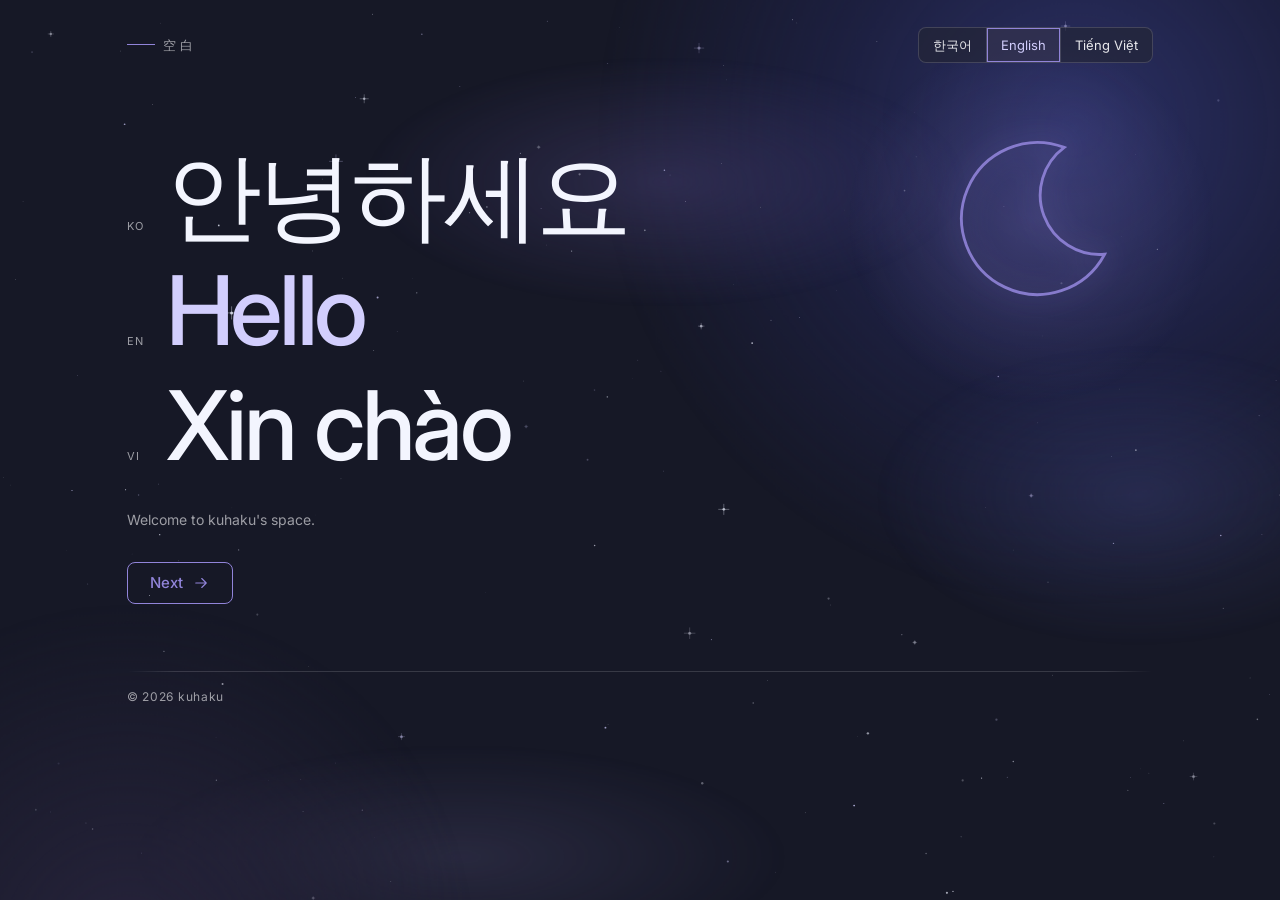
<file: index.html>
<!doctype html>
<html lang="ko">
<head>
<meta charset="utf-8">
<meta name="viewport" content="width=device-width, initial-scale=1, viewport-fit=cover">
<title>kuhaku 링크 모음</title>
<meta name="description" content="게임이랑 노는 걸 좋아하는 kuhaku의 링크 모음. 한국어 · English · Tiếng Việt">
<meta property="og:type" content="website">
<meta property="og:url" content="https://kuhakuhtk.github.io/-kuhaku/">
<meta property="og:title" content="kuhaku 링크 모음">
<meta property="og:description" content="같이 게임하고 놀아요! 링크 모음 · 메시지 남기기">
<meta property="og:image" content="https://kuhakuhtk.github.io/-kuhaku/og.png">
<meta property="og:image:width" content="1200">
<meta property="og:image:height" content="630">
<meta name="twitter:card" content="summary_large_image">
<meta name="theme-color" content="#161826">
<link rel="icon" href="data:image/svg+xml,%3Csvg xmlns=%22http://www.w3.org/2000/svg%22 viewBox=%220 0 64 64%22%3E%3Ccircle cx=%2232%22 cy=%2232%22 r=%2228%22 fill=%22%23fff1a8%22 stroke=%22%234a3550%22 stroke-width=%225%22/%3E%3Ccircle cx=%2223%22 cy=%2228%22 r=%223.5%22 fill=%22%234a3550%22/%3E%3Ccircle cx=%2241%22 cy=%2228%22 r=%223.5%22 fill=%22%234a3550%22/%3E%3Cellipse cx=%2216%22 cy=%2236%22 rx=%225%22 ry=%223.5%22 fill=%22%23ffb3d1%22/%3E%3Cellipse cx=%2248%22 cy=%2236%22 rx=%225%22 ry=%223.5%22 fill=%22%23ffb3d1%22/%3E%3Cpath d=%22M26 37a6 6 0 0 0 12 0%22 fill=%22none%22 stroke=%22%234a3550%22 stroke-width=%223%22 stroke-linecap=%22round%22/%3E%3C/svg%3E">
<link rel="preconnect" href="https://fonts.googleapis.com">
<link rel="preconnect" href="https://fonts.gstatic.com" crossorigin>
<link rel="stylesheet" href="https://fonts.googleapis.com/css2?family=Inter:wght@400;500;600;700&display=swap">
<!-- nocturne.css: 새 디자인 전체 (index.html 전용). style.css / flow.css 는 이 페이지에서 더 이상 쓰지 않아요. -->
<link rel="stylesheet" href="css/nocturne.css?v=20261115b">
</head>
<body>

<div class="sky" id="sky" aria-hidden="true">
  <div class="layer" style="--depth:14">
    <i class="aurora a1"></i><i class="aurora a2"></i><i class="aurora a3"></i>
  </div>
  <canvas class="stars" id="stars"></canvas>
  <div class="layer" style="--depth:34">
    <div class="moon-box"><svg class="moon" viewBox="0 0 40 40"><path d="M27 4.5A16 16 0 1 0 35.5 27 12.5 12.5 0 0 1 27 4.5z"/></svg></div>
  </div>
</div>

<main class="wrap">

  <div class="top">
    <span class="mark" aria-hidden="true">空白</span>
    <div class="lang" role="group" aria-label="Language">
      <button type="button" data-lang="ko" aria-pressed="true">한국어</button>
      <button type="button" data-lang="en" aria-pressed="false">English</button>
      <button type="button" data-lang="vi" aria-pressed="false">Tiếng Việt</button>
    </div>
  </div>

  <div class="stage" id="stage">

    <!-- 인사말: 세 언어로 -->
    <section class="screen hello" data-screen="hello" hidden>
      <h1 class="greets" data-focus tabindex="-1">
        <span class="greet" lang="ko" style="--g:0"><small aria-hidden="true">KO</small>안녕하세요</span>
        <span class="greet" lang="en" style="--g:1"><small aria-hidden="true">EN</small>Hello</span>
        <span class="greet" lang="vi" style="--g:2"><small aria-hidden="true">VI</small>Xin chào</span>
      </h1>
      <p class="ask-sub late" data-i18n="welcome">kuhaku의 공간에 오신 걸 환영해요.</p>
      <button class="btn btn-primary cta next late" type="button" data-next style="--l:1">
        <span data-i18n="next">다음</span>
        <svg viewBox="0 0 24 24" aria-hidden="true"><path d="M5 12h14M13 6l6 6-6 6"/></svg>
      </button>
    </section>

    <!-- 채팅 기능 소개 -->
    <section class="screen" data-screen="intro" hidden>
      <div class="ask-box" data-r>
        <p class="eyebrow" data-i18n="chatFab">대화하기</p>
        <h2 class="ask" data-i18n="introTitle" data-focus tabindex="-1">이 사이트에서는 kuhaku와 바로 대화할 수 있어요</h2>
        <p class="ask-sub" data-i18n="introSub">오른쪽 아래 ‘대화하기’를 누르고 메시지를 남겨 주세요.</p>
      </div>
      <div class="demo" data-r aria-hidden="true">
        <div class="chat-head">
          <span class="mini"></span>
          <div class="info">
            <strong>kuhaku</strong>
            <span class="status"><i class="dot"></i><span data-i18n="chatStatus">보통 하루 안에 답장해요</span></span>
          </div>
        </div>
        <div class="chat-body">
          <p class="msg bot" data-i18n="chatHello1" style="--at:0.6s">안녕하세요! kuhaku예요.</p>
          <div class="slot">
            <span class="typing"><i></i><i></i><i></i></span>
            <p class="msg bot" data-i18n="chatHello2" style="--at:2.2s">메시지를 남겨 주세요. 제가 확인하고 여기로 답장할게요!</p>
          </div>
          <p class="msg me" data-i18n="demoMe" style="--at:3.4s">안녕하세요! 같이 게임해요</p>
          <p class="chat-warn" data-i18n="privacy">개인정보(실명, 학교, 주소, 전화번호)는 보내지 마세요.</p>
        </div>
      </div>
      <button class="btn btn-primary cta next" type="button" data-next data-r>
        <span data-i18n="next">다음</span>
        <svg viewBox="0 0 24 24" aria-hidden="true"><path d="M5 12h14M13 6l6 6-6 6"/></svg>
      </button>
    </section>

    <!-- 설문 1 -->
    <section class="screen survey" data-screen="q1" data-q="gender" hidden>
      <div class="steps" data-r aria-hidden="true"><i class="on"></i><i></i><i></i></div>
      <div class="ask-box" data-r>
        <p class="eyebrow" data-i18n="svHello">들어가기 전에 3가지만 물어볼게요</p>
        <h2 class="ask" data-i18n="sv1" data-focus tabindex="-1">먼저, 성별을 알려 주세요</h2>
        <p class="ask-sub" data-i18n="svNote">익명으로 저장돼요. 이름은 묻지 않아요.</p>
      </div>
      <div class="choices" data-r>
        <button class="choice" type="button" data-answer="male"><span class="ico" aria-hidden="true"><svg viewBox="0 0 24 24"><circle cx="10" cy="14" r="5.5"/><path d="M14 10l6-6M15 4h5v5"/></svg></span><b data-i18n="gMale">남자</b></button>
        <button class="choice" type="button" data-answer="female"><span class="ico" aria-hidden="true"><svg viewBox="0 0 24 24"><circle cx="12" cy="9" r="5.5"/><path d="M12 14.5V22M8.5 18.5h7"/></svg></span><b data-i18n="gFemale">여자</b></button>
        <button class="choice" type="button" data-answer="other"><span class="ico" aria-hidden="true"><svg viewBox="0 0 24 24"><path d="M12 3c.7 5 2.9 7.3 9 9-6.1 1.7-8.3 4-9 9-.7-5-2.9-7.3-9-9 6.1-1.7 8.3-4 9-9z"/></svg></span><b data-i18n="gOther">기타</b></button>
        <button class="choice" type="button" data-answer="secret"><span class="ico" aria-hidden="true"><svg viewBox="0 0 24 24"><rect x="5" y="11" width="14" height="9" rx="2.5"/><path d="M8 11V8a4 4 0 0 1 8 0v3"/></svg></span><b data-i18n="secret">비밀이에요</b></button>
      </div>
    </section>

    <!-- 설문 2 -->
    <section class="screen survey" data-screen="q2" data-q="age" hidden>
      <div class="steps" data-r aria-hidden="true"><i class="on"></i><i class="on"></i><i></i></div>
      <div class="ask-box" data-r>
        <h2 class="ask" data-i18n="sv2" data-focus tabindex="-1">나이는 어떻게 되나요?</h2>
      </div>
      <div class="choices" data-r>
        <button class="choice" type="button" data-answer="u13"><span class="ico" aria-hidden="true">~13</span><b data-i18n="a1">13세 이하</b></button>
        <button class="choice" type="button" data-answer="14-16"><span class="ico" aria-hidden="true">14+</span><b data-i18n="a2">14~16세</b></button>
        <button class="choice" type="button" data-answer="17-19"><span class="ico" aria-hidden="true">17+</span><b data-i18n="a3">17~19세</b></button>
        <button class="choice" type="button" data-answer="20-24"><span class="ico" aria-hidden="true">20+</span><b data-i18n="a4">20~24세</b></button>
        <button class="choice" type="button" data-answer="25+"><span class="ico" aria-hidden="true">25+</span><b data-i18n="a5">25세 이상</b></button>
        <button class="choice" type="button" data-answer="secret"><span class="ico" aria-hidden="true"><svg viewBox="0 0 24 24"><rect x="5" y="11" width="14" height="9" rx="2.5"/><path d="M8 11V8a4 4 0 0 1 8 0v3"/></svg></span><b data-i18n="secret">비밀이에요</b></button>
      </div>
      <button class="back" type="button" data-prev data-r><svg viewBox="0 0 24 24" aria-hidden="true"><path d="M19 12H5M11 6l-6 6 6 6"/></svg><span data-i18n="svPrev">이전 질문</span></button>
    </section>

    <!-- 설문 3 -->
    <section class="screen survey" data-screen="q3" data-q="source" hidden>
      <div class="steps" data-r aria-hidden="true"><i class="on"></i><i class="on"></i><i class="on"></i></div>
      <div class="ask-box" data-r>
        <h2 class="ask" data-i18n="sv3" data-focus tabindex="-1">이 사이트를 어디서 알게 됐나요?</h2>
      </div>
      <div class="choices" data-r>
        <button class="choice" type="button" data-answer="discord"><span class="ico" aria-hidden="true"><svg viewBox="0 0 24 24"><path d="M7 8h10a4 4 0 0 1 4 4v1a3 3 0 0 1-5.4 1.8L14.5 14h-5l-1.1 0.8A3 3 0 0 1 3 13v-1a4 4 0 0 1 4-4z"/><path d="M8 10.5v3M6.5 12h3"/><circle cx="15.5" cy="11" r="0.6"/><circle cx="17.5" cy="13" r="0.6"/></svg></span><b>Discord</b></button>
        <button class="choice" type="button" data-answer="instagram"><span class="ico" aria-hidden="true"><svg viewBox="0 0 24 24"><rect x="3" y="3" width="18" height="18" rx="5"/><circle cx="12" cy="12" r="4"/><circle cx="17.5" cy="6.5" r="0.6"/></svg></span><b>Instagram</b></button>
        <button class="choice" type="button" data-answer="tiktok"><span class="ico" aria-hidden="true"><svg viewBox="0 0 24 24"><path d="M14 3v11.5a3.5 3.5 0 1 1-3.5-3.5"/><path d="M14 3c.4 2.6 2.2 4.4 5 4.6"/></svg></span><b>TikTok</b></button>
        <button class="choice" type="button" data-answer="facebook"><span class="ico" aria-hidden="true"><svg viewBox="0 0 24 24"><rect x="3" y="3" width="18" height="18" rx="5"/><path d="M15.5 8h-1.8A1.7 1.7 0 0 0 12 9.7V21M9.5 13h5"/></svg></span><b>Facebook</b></button>
        <button class="choice" type="button" data-answer="friend"><span class="ico" aria-hidden="true"><svg viewBox="0 0 24 24"><circle cx="9" cy="9" r="3.5"/><path d="M2.5 20a6.5 6.5 0 0 1 13 0"/><circle cx="17.5" cy="8" r="2.5"/><path d="M17 13.5a5 5 0 0 1 4.5 5"/></svg></span><b data-i18n="sFriend">친구가 알려 줬어요</b></button>
        <button class="choice" type="button" data-answer="other"><span class="ico" aria-hidden="true"><svg viewBox="0 0 24 24"><circle cx="6" cy="12" r="1.3"/><circle cx="12" cy="12" r="1.3"/><circle cx="18" cy="12" r="1.3"/></svg></span><b data-i18n="sOther">다른 곳에서</b></button>
      </div>
      <button class="back" type="button" data-prev data-r><svg viewBox="0 0 24 24" aria-hidden="true"><path d="M19 12H5M11 6l-6 6 6 6"/></svg><span data-i18n="svPrev">이전 질문</span></button>
    </section>

    <!-- 처음 화면 -->
    <section class="screen" data-screen="home" hidden>
      <header class="hero" data-r>
        <h1 class="title">kuhaku</h1>
        <p class="kana" data-i18n="kana">空白 · still struggling even when life is good</p>
      </header>

      <ul class="hobbies" data-r>
        <li class="tag tag-outline" data-i18n="tag1">게임</li>
        <li class="tag tag-outline" data-i18n="tag2">음악 듣기</li>
        <li class="tag tag-outline" data-i18n="tag4">애니 보기</li>
        <li class="tag tag-outline" data-i18n="tag5">산책</li>
      </ul>

      <div class="ask-box" data-r>
        <h2 class="ask" data-i18n="ask" data-focus tabindex="-1">무엇을 찾고 있나요?</h2>
        <p class="ask-sub" data-i18n="askSub">하나를 고르면 딱 맞는 곳으로 안내할게요.</p>
      </div>

      <nav class="choices" data-r>
        <a class="choice" href="#play"><span class="ico" aria-hidden="true"><svg viewBox="0 0 24 24"><path d="M7 8h10a4 4 0 0 1 4 4v1a3 3 0 0 1-5.4 1.8L14.5 14h-5l-1.1 0.8A3 3 0 0 1 3 13v-1a4 4 0 0 1 4-4z"/><path d="M8 10.5v3M6.5 12h3"/><circle cx="15.5" cy="11" r="0.6"/><circle cx="17.5" cy="13" r="0.6"/></svg></span><b data-i18n="qPlay">같이 게임하고 싶어요</b><svg class="go" viewBox="0 0 24 24" aria-hidden="true"><path d="M5 12h14M13 6l6 6-6 6"/></svg></a>
        <a class="choice" href="#watch"><span class="ico" aria-hidden="true"><svg viewBox="0 0 24 24"><rect x="3" y="5" width="18" height="14" rx="3"/><circle cx="9" cy="10" r="1.6"/><path d="M4 17l5-4 3.5 2.5L16 12l4 4"/></svg></span><b data-i18n="qWatch">사진이랑 영상을 보고 싶어요</b><svg class="go" viewBox="0 0 24 24" aria-hidden="true"><path d="M5 12h14M13 6l6 6-6 6"/></svg></a>
        <a class="choice" href="#music"><span class="ico" aria-hidden="true"><svg viewBox="0 0 24 24"><path d="M9 18V6l10-2v11"/><circle cx="6.5" cy="18" r="2.5"/><circle cx="16.5" cy="15" r="2.5"/></svg></span><b data-i18n="qMusic">무슨 노래를 듣는지 궁금해요</b><svg class="go" viewBox="0 0 24 24" aria-hidden="true"><path d="M5 12h14M13 6l6 6-6 6"/></svg></a>
        <a class="choice" href="#friend"><span class="ico" aria-hidden="true"><svg viewBox="0 0 24 24"><path d="M12 20s-7-4.4-7-9.6A3.9 3.9 0 0 1 12 8a3.9 3.9 0 0 1 7 2.4C19 15.6 12 20 12 20z"/></svg></span><b data-i18n="qFriend">친구가 되고 싶어요</b><svg class="go" viewBox="0 0 24 24" aria-hidden="true"><path d="M5 12h14M13 6l6 6-6 6"/></svg></a>
        <a class="choice" href="#talk"><span class="ico" aria-hidden="true"><svg viewBox="0 0 24 24"><path d="M5 5h14a2 2 0 0 1 2 2v8a2 2 0 0 1-2 2h-7l-5 4v-4H5a2 2 0 0 1-2-2V7a2 2 0 0 1 2-2z"/></svg></span><b data-i18n="qTalk">의견이나 아이디어를 전하고 싶어요</b><svg class="go" viewBox="0 0 24 24" aria-hidden="true"><path d="M5 12h14M13 6l6 6-6 6"/></svg></a>
        <a class="choice" href="#all"><span class="ico" aria-hidden="true"><svg viewBox="0 0 24 24"><rect x="4" y="4" width="6.5" height="6.5" rx="1.5"/><rect x="13.5" y="4" width="6.5" height="6.5" rx="1.5"/><rect x="4" y="13.5" width="6.5" height="6.5" rx="1.5"/><rect x="13.5" y="13.5" width="6.5" height="6.5" rx="1.5"/></svg></span><b data-i18n="qAll">전부 다 보고 싶어요</b><svg class="go" viewBox="0 0 24 24" aria-hidden="true"><path d="M5 12h14M13 6l6 6-6 6"/></svg></a>
      </nav>
    </section>

    <!-- 답 화면들 -->
    <section class="screen" data-screen="play" hidden>
      <a class="back" href="#home" data-r><svg viewBox="0 0 24 24" aria-hidden="true"><path d="M19 12H5M11 6l-6 6 6 6"/></svg><span data-i18n="back">처음으로</span></a>
      <p class="you" data-i18n="qPlay" data-r>같이 게임하고 싶어요</p>
      <div class="reply" data-r>
        <span class="who">kuhaku</span>
        <p class="answer" data-i18n="aPlay" data-focus tabindex="-1">좋아요! 디스코드로 놀러 오거나, 발로란트 전적을 구경해 보세요.</p>
      </div>
      <nav class="dests" data-links="discord valorant" data-r></nav>
    </section>

    <section class="screen" data-screen="watch" hidden>
      <a class="back" href="#home" data-r><svg viewBox="0 0 24 24" aria-hidden="true"><path d="M19 12H5M11 6l-6 6 6 6"/></svg><span data-i18n="back">처음으로</span></a>
      <p class="you" data-i18n="qWatch" data-r>사진이랑 영상을 보고 싶어요</p>
      <div class="reply" data-r>
        <span class="who">kuhaku</span>
        <p class="answer" data-i18n="aWatch" data-focus tabindex="-1">일상 사진은 인스타그램에, 짧은 영상은 틱톡에 올려요.</p>
      </div>
      <nav class="dests" data-links="instagram tiktok" data-r></nav>
    </section>

    <section class="screen" data-screen="music" hidden>
      <a class="back" href="#home" data-r><svg viewBox="0 0 24 24" aria-hidden="true"><path d="M19 12H5M11 6l-6 6 6 6"/></svg><span data-i18n="back">처음으로</span></a>
      <p class="you" data-i18n="qMusic" data-r>무슨 노래를 듣는지 궁금해요</p>
      <div class="reply" data-r>
        <span class="who">kuhaku</span>
        <p class="answer" data-i18n="aMusic" data-focus tabindex="-1">요즘은 이 노래를 제일 많이 들어요. 더 궁금하면 스포티파이로!</p>
      </div>
      <div class="player" data-r>
        <iframe src="https://open.spotify.com/embed/track/6wq6BNDo3dLlmJ09VM7RG3?utm_source=generator&amp;theme=0"
                title="Spotify" width="100%" height="152" loading="lazy"
                allow="autoplay; clipboard-write; encrypted-media; fullscreen; picture-in-picture"></iframe>
      </div>
      <nav class="dests" data-links="spotify" data-r></nav>
    </section>

    <section class="screen" data-screen="friend" hidden>
      <a class="back" href="#home" data-r><svg viewBox="0 0 24 24" aria-hidden="true"><path d="M19 12H5M11 6l-6 6 6 6"/></svg><span data-i18n="back">처음으로</span></a>
      <p class="you" data-i18n="qFriend" data-r>친구가 되고 싶어요</p>
      <div class="reply" data-r>
        <span class="who">kuhaku</span>
        <p class="answer" data-i18n="aFriend" data-focus tabindex="-1">반가워요! 편한 곳에서 친구 추가해 주세요.</p>
      </div>
      <nav class="dests" data-links="facebook instagram discord" data-r></nav>
    </section>

    <section class="screen" data-screen="talk" hidden>
      <a class="back" href="#home" data-r><svg viewBox="0 0 24 24" aria-hidden="true"><path d="M19 12H5M11 6l-6 6 6 6"/></svg><span data-i18n="back">처음으로</span></a>
      <p class="you" data-i18n="qTalk" data-r>의견이나 아이디어를 전하고 싶어요</p>
      <div class="reply" data-r>
        <span class="who">kuhaku</span>
        <p class="answer" data-i18n="bio" data-focus tabindex="-1">이 페이지에 대한 의견이나 좋은 아이디어가 있으면 언제든 메시지 보내 주세요!</p>
      </div>
      <button class="btn btn-primary cta" type="button" data-open-chat data-r>
        <svg viewBox="0 0 24 24" aria-hidden="true"><path d="M5 5h14a2 2 0 0 1 2 2v8a2 2 0 0 1-2 2h-7l-5 4v-4H5a2 2 0 0 1-2-2V7a2 2 0 0 1 2-2z"/></svg>
        <span data-i18n="openChat">메시지 보내기</span>
      </button>
    </section>

    <section class="screen" data-screen="all" hidden>
      <a class="back" href="#home" data-r><svg viewBox="0 0 24 24" aria-hidden="true"><path d="M19 12H5M11 6l-6 6 6 6"/></svg><span data-i18n="back">처음으로</span></a>
      <p class="you" data-i18n="qAll" data-r>전부 다 보고 싶어요</p>
      <div class="reply" data-r>
        <span class="who">kuhaku</span>
        <p class="answer" data-i18n="aAll" data-focus tabindex="-1">여기 전부 모아 뒀어요. 마음 가는 곳으로!</p>
      </div>
      <nav class="dests" data-links="discord valorant instagram tiktok spotify facebook" data-r></nav>
    </section>

  </div>

  <footer>© 2026 kuhaku</footer>
</main>

<div class="toast" id="toast" role="status" aria-live="polite"></div>

<!-- 대화창
     방문자가 보낸 메시지는 Firebase에 저장되고, 나는 admin.html 에서 읽고 답장해요. -->
<button class="chat-fab" id="chatFab" type="button" aria-expanded="false" aria-controls="chat">
  <span class="mini" aria-hidden="true"></span>
  <span data-i18n="chatFab">대화하기</span>
</button>

<section class="chat" id="chat" hidden aria-labelledby="chatName">
  <header class="chat-head">
    <span class="mini" aria-hidden="true"></span>
    <div class="info">
      <strong id="chatName">kuhaku</strong>
      <span class="status"><i class="dot" aria-hidden="true"></i><span data-i18n="chatStatus">보통 하루 안에 답장해요</span></span>
    </div>
    <button class="btn btn-icon chat-close" id="chatClose" type="button" data-i18n-aria="chatClose" aria-label="닫기">✕</button>
  </header>

  <div class="chat-body" id="chatBody" aria-live="polite">
    <p class="msg bot" data-i18n="chatHello1">안녕하세요! kuhaku예요.</p>
    <p class="msg bot" data-i18n="chatHello2">메시지를 남겨 주세요. 제가 확인하고 여기로 답장할게요!</p>
    <p class="chat-warn" data-i18n="privacy">개인정보(실명, 학교, 주소, 전화번호)는 보내지 마세요.</p>
    <p class="chat-note" id="chatNote" data-i18n="chatConnecting">연결하는 중…</p>
    <p class="chat-note" id="chatMe" hidden>
      <span id="chatMeText"></span> ·
      <button type="button" class="link-btn" id="chatRename" data-i18n="rename">바꾸기</button> ·
      <button type="button" class="link-btn" id="chatEnd" data-i18n="endChat">대화 끝내기</button>
    </p>
    <p class="chat-note" id="endConfirm" hidden>
      <span data-i18n="endAsk">이 기기에서 대화가 사라지고 새로 시작해요. 보낸 메시지는 kuhaku에게 남아요.</span><br>
      <button type="button" class="link-btn" id="endYes" data-i18n="endYes">끝내기</button> ·
      <button type="button" class="link-btn" id="endNo" data-i18n="endNo">취소</button>
    </p>
    <div id="chatList" style="display:contents"></div>
  </div>

  <!-- 닉네임 정하기 (처음 한 번, 로그인처럼) -->
  <form class="chat-form" id="joinForm" autocomplete="off" hidden>
    <input class="input" id="joinInput" type="text" maxlength="20" data-i18n-ph="joinPlaceholder" placeholder="닉네임 (최대 20자)" aria-label="닉네임">
    <button class="btn btn-primary" type="submit" data-i18n="joinBtn">시작하기</button>
  </form>

  <!-- 메시지 보내기 -->
  <form class="chat-form" id="chatForm" autocomplete="off">
    <input class="input" id="chatInput" type="text" maxlength="500" data-i18n-ph="chatPlaceholder" placeholder="메시지 입력…" aria-label="메시지" disabled>
    <button class="btn btn-primary" type="submit" id="chatSend" data-i18n="chatSend" disabled>보내기</button>
  </form>
</section>

<!-- 배경 → 번역 → 화면 전환과 효과 (일반 스크립트) -->
<script src="js/bg.js?v=20261115b"></script>
<script src="js/i18n.js?v=20261115"></script>
<script src="js/flow.js?v=20261115"></script>
<!-- 실시간 채팅 / 설문 답 저장 (Firebase) -->
<script type="module" src="js/chat.js?v=20261115"></script>
<script type="module" src="js/survey.js?v=20261115"></script>
</body>
</html>
</file>
<file: css/nocturne.css>
/* ===== kuhaku 링크 모음 — Nocturne 디자인 (index.html 전용) =====
   색·글꼴·간격을 바꾸고 싶으면 바로 아래 :root 의 값만 고치면 돼요. */
:root {
  --color-bg: #161826;
  --color-surface: #232532;
  --color-text: #e9e9ed;
  --color-accent: #9184d9;
  --color-divider: color-mix(in srgb, #e9e9ed 16%, transparent);

  --color-neutral-100: #f3f5fe; --color-neutral-200: #e4e7f5; --color-neutral-300: #cfd3e5;
  --color-neutral-400: #b2b6ca; --color-neutral-500: #9397ab; --color-neutral-600: #75798c;
  --color-neutral-700: #595d6c; --color-neutral-800: #3f424d; --color-neutral-900: #292b31;

  --color-accent-100: #f5f4ff; --color-accent-200: #e7e5fe; --color-accent-300: #d2cefd;
  --color-accent-400: #b5abfc; --color-accent-500: #968ae0; --color-accent-600: #796cbf;
  --color-accent-700: #5d5294; --color-accent-800: #423a6a; --color-accent-900: #2b2741;
  --color-accent-2-700: #5c5783;

  --color-section: #262a60; --color-section-glow: #353b80; --color-section-ghost: #4c5397;

  --font-heading: "Inter", system-ui, -apple-system, "Apple SD Gothic Neo", "Malgun Gothic", sans-serif;
  --font-heading-weight: 500;
  --font-body: "Inter", system-ui, -apple-system, "Apple SD Gothic Neo", "Malgun Gothic", sans-serif;

  --space-1: 2.8px; --space-2: 5.6px; --space-3: 8.4px; --space-4: 11.2px; --space-6: 16.8px; --space-8: 22.4px;
  --radius-sm: 4px; --radius-md: 8px; --radius-lg: 14px;

  --shadow-sm: 0 0 0 1px #3f424d;
  --shadow-md: 0 0 0 1px #595d6c, 0 6px 18px rgba(0,0,0,0.55);
  --shadow-lg: 0 0 0 1px #9397ab, 0 16px 40px rgba(0,0,0,0.65);
}

/* ===== 기본 ===== */
*, *::before, *::after { box-sizing: border-box; }
body { margin: 0; background: var(--color-bg); color: var(--color-text); font-family: var(--font-body); font-size: 15px; line-height: 1.55; font-weight: 400; -webkit-text-size-adjust: 100%; }
h1, h2, h3 { font-family: var(--font-heading); font-weight: var(--font-heading-weight); line-height: 1.12; letter-spacing: -0.015em; margin: 0 0 var(--space-2); }
p { margin: 0 0 var(--space-3); }
a { color: var(--color-accent); text-underline-offset: 3px; }
:focus { outline: none; }
:focus-visible { outline: 2px solid var(--color-accent); outline-offset: 2px; }
::selection { background: color-mix(in srgb, var(--color-accent) 30%, transparent); }

/* 버튼 · 입력칸 · 태그 */
.btn { display: inline-flex; align-items: center; justify-content: center; gap: 6px; cursor: pointer; text-decoration: none; font-family: var(--font-heading); font-weight: var(--font-heading-weight); font-size: 14px; line-height: 1.2; color: var(--color-text); background: transparent; border: 1px solid transparent; padding: var(--space-2) calc(var(--space-3) * 1.2); border-radius: var(--radius-md); }
.btn svg { display: block; }
.btn:disabled { opacity: 0.45; cursor: not-allowed; }
.btn-primary { color: var(--color-accent); border-color: var(--color-accent); }
.btn-primary:hover { background: color-mix(in srgb, var(--color-accent) 12%, transparent); }
.btn-primary:active { background: color-mix(in srgb, var(--color-accent) 22%, transparent); }
.btn-icon { width: 36px; height: 36px; padding: 0; }
.input { width: 100%; min-height: 36px; padding: 6px 10px; font: inherit; font-size: 14px; color: var(--color-text); caret-color: var(--color-accent); background: var(--color-surface); border: 1px solid var(--color-divider); border-radius: var(--radius-md); }
.input:hover { border-color: color-mix(in srgb, var(--color-text) 45%, transparent); }
.input:focus-visible { border-color: var(--color-accent); outline-offset: 0; }
.tag { display: inline-flex; align-items: center; font-size: 11px; letter-spacing: 0.02em; padding: 3px 10px; border-radius: calc(var(--radius-md) * 0.75); }
.tag-outline { border: 1px solid var(--color-accent); color: var(--color-accent); }

/* ===== 화면 디자인 ===== */
  /* kuhaku 링크 모음 — Nocturne 리디자인. 색·글꼴·간격은 모두 styles.css 의 변수에서 가져와요. */
  :root {
    --muted: color-mix(in srgb, var(--color-text) 64%, transparent);
    --rule: linear-gradient(to right, transparent, var(--color-divider) 48px, var(--color-divider) calc(100% - 48px), transparent);
    --ease: cubic-bezier(0.2, 0.8, 0.2, 1);
    --gutter: clamp(20px, 6vw, 88px);
  }
  html { scroll-behavior: smooth; }
  body { min-height: 100vh; overflow-x: hidden; }
  [hidden] { display: none !important; }

  /* 배경: 채도 낮은 바탕 위에 부드러운 빛 하나와 초승달 선 */
  .sky { position: fixed; inset: 0; z-index: 0; pointer-events: none; overflow: hidden; }
  .sky::before, .sky::after { will-change: transform; }
  .sky::before {
    content: ""; position: absolute; top: -30vmax; right: -24vmax; width: 80vmax; height: 80vmax; border-radius: 50%;
    background: radial-gradient(circle, color-mix(in srgb, var(--color-section-glow) 70%, transparent) 0%, color-mix(in srgb, var(--color-section) 45%, transparent) 34%, transparent 66%);
  }
  .sky::after {
    content: ""; position: absolute; left: -20vmax; bottom: -34vmax; width: 60vmax; height: 60vmax; border-radius: 50%;
    background: radial-gradient(circle, color-mix(in srgb, var(--color-accent-900) 80%, transparent), transparent 64%);
  }
  .layer { position: absolute; inset: 0; transform: translate3d(calc(var(--px, 0) * var(--depth, 0) * -1px), calc(var(--py, 0) * var(--depth, 0) * -1px), 0); transition: transform 1.1s var(--ease); }
  .aurora { position: absolute; border-radius: 50%; opacity: 0.45; will-change: transform; /* blur·mix-blend 는 매 프레임 다시 그려서 랙의 원인이라 뺐어요 (그라디언트가 이미 부드러워요) */ }
  .aurora.a1 { top: 6%; left: 28%; width: 48vmax; height: 20vmax; background: radial-gradient(ellipse, color-mix(in srgb, var(--color-accent-700) 75%, transparent), transparent 70%); }
  .aurora.a2 { top: 38%; right: -10%; width: 42vmax; height: 24vmax; background: radial-gradient(ellipse, color-mix(in srgb, var(--color-section-ghost) 65%, transparent), transparent 70%); }
  .aurora.a3 { bottom: -8%; left: 10%; width: 52vmax; height: 18vmax; background: radial-gradient(ellipse, color-mix(in srgb, var(--color-accent-2-700) 60%, transparent), transparent 70%); }
  .stars { position: absolute; inset: 0; width: 100%; height: 100%; }
  .moon-box { position: absolute; top: clamp(72px, 14vh, 150px); right: clamp(24px, 12vw, 190px); width: clamp(90px, 15vw, 190px); }
  .moon-box::before { content: ""; position: absolute; inset: -60%; border-radius: 50%; background: radial-gradient(circle, color-mix(in srgb, var(--color-accent) 22%, transparent), transparent 62%); }
  .moon { display: block; width: 100%; height: auto; fill: none; stroke: var(--color-accent); stroke-width: 0.6; filter: drop-shadow(0 0 14px color-mix(in srgb, var(--color-accent) 60%, transparent)); opacity: 0.9; }

  .wrap { position: relative; z-index: 1; max-width: 1180px; margin: 0 auto; padding: calc(var(--space-8) * 1.2) var(--gutter) 140px; }

  /* 위쪽 줄: 표식 + 언어 선택 */
  .top { display: flex; align-items: center; justify-content: space-between; gap: var(--space-6); margin-bottom: clamp(40px, 9vh, 96px); }
  .mark { display: inline-flex; align-items: center; gap: var(--space-3); font-size: 13px; letter-spacing: 0.32em; color: var(--muted); }
  .mark::before { content: ""; width: 28px; height: 1px; background: var(--color-accent); }
  .lang { display: inline-flex; border: 1px solid var(--color-divider); border-radius: var(--radius-md); overflow: hidden; background: color-mix(in srgb, var(--color-surface) 60%, transparent); }
  .lang button { font: inherit; font-size: 13px; color: var(--color-text); background: transparent; border: 0; padding: 7px 14px; cursor: pointer; }
  .lang button + button { border-left: 1px solid var(--color-divider); }
  .lang button:hover { background: color-mix(in srgb, var(--color-text) 7%, transparent); }
  .lang button[aria-pressed="true"] { color: var(--color-accent-300); box-shadow: inset 0 0 0 1px var(--color-accent); background: color-mix(in srgb, var(--color-accent) 10%, transparent); }
  .lang button:focus-visible { outline-offset: -2px; }

  /* 화면: 왼쪽에 붙고 오른쪽은 비워 둬요 */
  .stage { max-width: 660px; }
  .screen { display: flex; flex-direction: column; gap: calc(var(--space-8) * 1.4); }
  .title span { display: inline-block; }
  .typing { display: none; }
  @media (prefers-reduced-motion: no-preference) {
    /* 화면이 나타날 때: 차례로 떠오르고, 사라질 때: 흐려지며 올라가요 */
    .screen.is-in [data-r] { animation: rise 0.8s var(--ease) backwards; animation-delay: calc(var(--i, 0) * 70ms + 40ms); }
    @keyframes rise { from { opacity: 0; transform: translateY(22px); filter: blur(6px); } }
    .screen.is-out { animation: leave 0.24s ease-in forwards; pointer-events: none; }
    @keyframes leave { to { opacity: 0; transform: translateY(-14px); filter: blur(8px); } }

    /* 인사말: 세 언어가 한 줄씩 나타나요 */
    .screen.is-in .greet { animation: greet 1.2s var(--ease) backwards; animation-delay: calc(var(--g) * 0.85s + 0.2s); }
    @keyframes greet { from { opacity: 0; transform: translateY(34px); filter: blur(14px); letter-spacing: 0.12em; } }
    .screen.is-in .greet small { animation: fade 0.8s ease backwards; animation-delay: calc(var(--g) * 0.85s + 0.7s); }
    .screen.is-in .late { animation: rise 0.9s var(--ease) backwards; animation-delay: calc(var(--l, 0) * 0.25s + 3s); }
    @keyframes fade { from { opacity: 0; } }

    /* 이름: 한 글자씩 떠올라요 */
    .screen.is-in .title span { animation: letter 1s var(--ease) backwards; animation-delay: calc(var(--i) * 80ms + 100ms); }
    @keyframes letter { from { opacity: 0; transform: translateY(40px) rotate(6deg); filter: blur(10px); } }

    /* 채팅 소개: 말풍선이 차례로 도착해요 */
    .screen.is-in .demo .msg { animation: pop 0.5s var(--ease) backwards; animation-delay: var(--at); transform-origin: left bottom; }
    .screen.is-in .demo .msg.me { transform-origin: right bottom; }
    .screen.is-in .demo .chat-warn { animation: fade 0.8s ease backwards; animation-delay: 4.1s; }
    @keyframes pop { from { opacity: 0; transform: translateY(10px) scale(0.9); } }
    .typing { display: inline-flex; opacity: 0; }
    .screen.is-in .typing { animation: typing-show 1.1s ease 1.1s both; }
    @keyframes typing-show { 0%, 100% { opacity: 0; } 15%, 85% { opacity: 1; } }
    .typing i { animation: bounce 0.9s ease-in-out infinite; }
    .typing i:nth-child(2) { animation-delay: 0.15s; }
    .typing i:nth-child(3) { animation-delay: 0.3s; }
    @keyframes bounce { 30% { transform: translateY(-4px); opacity: 1; } }

    /* 배경: 달은 천천히 떠 있고, 빛은 느리게 흘러요 */
    .moon { animation: float 9s ease-in-out infinite alternate; }
    .moon-box::before { animation: halo 6s ease-in-out infinite alternate; }
    @keyframes halo { from { opacity: 0.45; transform: scale(0.85); } to { opacity: 1; transform: scale(1.1); } }
    /* 오로라: 빛 띠가 느리게 일렁여요 */
    .aurora { animation: wave 24s ease-in-out infinite alternate; }
    .aurora.a2 { animation-duration: 30s; animation-delay: -9s; animation-direction: alternate-reverse; }
    .aurora.a3 { animation-duration: 36s; animation-delay: -17s; }
    @keyframes wave {
      0%   { transform: translate3d(-4vmax, 1vmax, 0) rotate(-9deg) scale(1, 1); opacity: 0.3; }
      50%  { transform: translate3d(5vmax, -3vmax, 0) rotate(6deg) scale(1.25, 0.8); opacity: 0.6; }
      100% { transform: translate3d(-2vmax, 4vmax, 0) rotate(-3deg) scale(0.9, 1.25); opacity: 0.4; }
    }
    @keyframes float { to { transform: translateY(-14px) rotate(-4deg); } }
    .sky::before { animation: drift 28s ease-in-out infinite alternate; }
    .sky::after { animation: drift 36s ease-in-out infinite alternate-reverse; }
    @keyframes drift { to { transform: translate3d(-6vmax, 5vmax, 0) scale(1.15); } }

    /* 대화하기 버튼: 채팅 소개 화면에서 빛 고리가 퍼져요 */
    body[data-screen="intro"] .chat-fab::after { content: ""; position: absolute; inset: -1px; border-radius: inherit; border: 1px solid var(--color-accent); animation: ring 1.8s ease-out infinite; pointer-events: none; }
    @keyframes ring { to { transform: scale(1.35, 1.9); opacity: 0; } }
    .hobbies li { animation: bob 5s ease-in-out infinite; animation-delay: calc(var(--n, 0) * -1.2s); }
    @keyframes bob { 50% { transform: translateY(-4px); } }
  }
  .hobbies li:nth-child(2) { --n: 1; } .hobbies li:nth-child(3) { --n: 2; } .hobbies li:nth-child(4) { --n: 3; }
  body[data-screen="hello"] .chat-fab { display: none; }

  /* 인사말 화면 */
  .greets { display: flex; flex-direction: column; gap: var(--space-4); margin: 0; outline: none; }
  .greet { display: flex; align-items: baseline; gap: var(--space-6); font-size: clamp(44px, 9.5vw, 96px); line-height: 1.08; letter-spacing: -0.035em; color: var(--color-neutral-100); }
  .greet:nth-child(2) { color: var(--color-accent-300); }
  .greet small { flex: none; width: 22px; font-size: 11px; font-weight: 400; letter-spacing: 0.14em; color: var(--muted); }
  .next svg { transition: transform 0.3s var(--ease); }
  .next:hover svg { transform: translateX(4px); }

  /* 채팅 소개 화면의 미리보기 */
  .demo { display: flex; flex-direction: column; max-width: 420px; background: color-mix(in srgb, var(--color-surface) 88%, transparent); border-radius: var(--radius-lg); box-shadow: var(--shadow-md); overflow: hidden; }
  .demo .chat-body { flex: none; overflow: visible; }
  .slot { position: relative; align-self: stretch; display: flex; }
  .typing { position: absolute; left: 0; top: 0; align-items: center; gap: 4px; padding: var(--space-4); background: var(--color-neutral-900); border-radius: var(--radius-lg); border-bottom-left-radius: var(--radius-sm); }
  .typing i { width: 5px; height: 5px; border-radius: 50%; background: var(--color-neutral-300); opacity: 0.6; }

  /* 이름 */
  .hero { display: flex; flex-direction: column; gap: var(--space-4); }
  .title { margin: 0 0 0 -0.045em; font-size: clamp(72px, 15vw, 148px); line-height: 0.92; letter-spacing: -0.055em; color: var(--color-neutral-100); text-shadow: 0 0 60px color-mix(in srgb, var(--color-accent) 35%, transparent); }
  .kana { margin: 0; font-size: 14px; letter-spacing: 0.12em; color: var(--muted); }
  .hobbies { display: flex; flex-wrap: wrap; gap: var(--space-2); list-style: none; margin: 0; padding: 0; }
  .hobbies .tag { font-size: 12px; padding: 4px 12px; }

  /* 질문 */
  .ask-box { display: flex; flex-direction: column; gap: var(--space-2); }
  .eyebrow { margin: 0; font-size: 12px; letter-spacing: 0.1em; color: var(--color-accent-300); }
  .ask { margin: 0; font-size: clamp(26px, 4.6vw, 34px); line-height: 1.25; text-wrap: balance; }
  .ask-sub { margin: 0; color: var(--muted); font-size: 14px; }

  /* 고르기 줄 */
  .choices { display: flex; flex-direction: column; counter-reset: row; background: var(--rule) no-repeat top / 100% 1px; }
  .choice {
    counter-increment: row; position: relative; display: grid; grid-template-columns: 34px 28px 1fr 22px; align-items: center; gap: var(--space-4);
    width: 100%; padding: calc(var(--space-6) * 1.05) var(--space-4); font: inherit; font-size: 17px; text-align: left; color: var(--color-text); text-decoration: none;
    background: var(--rule) no-repeat bottom / 100% 1px; border: 0; border-radius: var(--radius-md); cursor: pointer; transition: background-color 0.25s, color 0.25s;
  }
  .choice::before { content: counter(row, decimal-leading-zero); font-size: 11px; letter-spacing: 0.1em; font-variant-numeric: tabular-nums; color: var(--muted); }
  .choice b { font-weight: 500; }
  .ico { display: grid; place-items: center; width: 28px; height: 28px; font-size: 11px; font-weight: 600; letter-spacing: 0.02em; color: var(--color-accent); }
  .ico svg, .go, .back svg, .cta svg { width: 22px; height: 22px; fill: none; stroke: currentColor; stroke-width: 1.5; stroke-linecap: round; stroke-linejoin: round; }
  .go { color: var(--muted); transition: transform 0.3s var(--ease), color 0.25s; }
  .choice:hover { background-color: color-mix(in srgb, var(--color-accent) 9%, transparent); color: var(--color-accent-200); }
  .choice:active { background-color: color-mix(in srgb, var(--color-accent) 18%, transparent); }
  .choice:hover .go { transform: translateX(5px); color: var(--color-accent-400); }
  /* 올리면 강조색 선이 왼쪽에서 그어져요 */
  .choice::after { content: ""; position: absolute; left: 0; right: 0; bottom: 0; height: 1px; background: linear-gradient(to right, var(--color-accent), transparent); transform: scaleX(0); transform-origin: left; transition: transform 0.5s var(--ease); }
  .choice:hover::after, .choice:focus-visible::after { transform: scaleX(1); }

  /* 설문 단계 */
  .steps { display: flex; gap: var(--space-2); }
  .steps i { width: 36px; height: 2px; background: var(--color-neutral-800); }
  .steps i.on { background: var(--color-accent); box-shadow: 0 0 10px color-mix(in srgb, var(--color-accent) 70%, transparent); }

  /* 답 화면 */
  .back { align-self: flex-start; display: inline-flex; align-items: center; gap: var(--space-2); font: inherit; font-size: 13px; color: var(--color-accent-300); text-decoration: none; background: transparent; border: 0; border-radius: var(--radius-md); padding: var(--space-2) var(--space-3) var(--space-2) var(--space-1); cursor: pointer; }
  .back svg { width: 18px; height: 18px; }
  .back:hover { background: color-mix(in srgb, var(--color-accent) 10%, transparent); }
  .you { margin: 0; padding-left: var(--space-4); border-left: 2px solid var(--color-accent); color: var(--muted); font-size: 15px; }
  .reply { display: flex; flex-direction: column; gap: var(--space-3); }
  .who { font-size: 11px; letter-spacing: 0.14em; text-transform: uppercase; color: var(--color-accent-300); }
  .answer { margin: 0; font-family: var(--font-heading); font-weight: var(--font-heading-weight); font-size: clamp(22px, 3.6vw, 28px); line-height: 1.4; letter-spacing: -0.01em; text-wrap: pretty; }
  .dests { display: grid; grid-template-columns: repeat(2, minmax(0, 1fr)); gap: var(--space-4); }
  .dest { display: grid; grid-template-columns: 28px 1fr 20px; align-items: center; gap: var(--space-4); padding: var(--space-6); color: var(--color-text); text-decoration: none; background: color-mix(in srgb, var(--color-surface) 82%, transparent); border-radius: var(--radius-md); box-shadow: var(--shadow-sm); transition: box-shadow 0.25s, background-color 0.25s; }
  .dest b { font-weight: 500; font-size: 16px; }
  .dest .go { width: 18px; height: 18px; }
  .dest:hover { box-shadow: 0 0 0 1px var(--color-accent), 0 0 24px color-mix(in srgb, var(--color-accent) 22%, transparent); background: var(--color-surface); }
  .dest:hover .go { transform: translate(2px, -2px); color: var(--color-accent-400); }
  .player { border-radius: var(--radius-lg); overflow: hidden; box-shadow: var(--shadow-sm); background: var(--color-surface); min-height: 152px; }
  .player iframe { display: block; border: 0; }
  .cta { align-self: flex-start; font-size: 15px; padding: var(--space-4) var(--space-8); gap: var(--space-3); }
  .cta svg { width: 18px; height: 18px; }

  footer { margin-top: calc(var(--space-8) * 3); padding-top: var(--space-6); background: var(--rule) no-repeat top / 100% 1px; font-size: 12px; letter-spacing: 0.06em; color: var(--muted); }

  /* 대화창 */
  .mini { flex: none; display: grid; place-items: center; width: 30px; height: 30px; border-radius: 50%; background: var(--color-accent-800); box-shadow: 0 0 0 1px var(--color-accent-700); }
  .mini::before { content: ""; width: 12px; height: 12px; border-radius: 50%; box-shadow: -4px 3px 0 0 var(--color-accent-200); transform: translate(3px, -3px); }
  .chat-fab { position: fixed; isolation: isolate; z-index: 20; right: max(20px, env(safe-area-inset-right)); bottom: max(20px, env(safe-area-inset-bottom)); display: inline-flex; align-items: center; gap: var(--space-3); padding: var(--space-2) var(--space-6) var(--space-2) var(--space-2); font: inherit; font-size: 14px; font-weight: 500; color: var(--color-accent-200); background: var(--color-surface); border: 1px solid var(--color-accent); border-radius: 999px; box-shadow: 0 10px 30px rgba(0,0,0,0.5), 0 0 24px color-mix(in srgb, var(--color-accent) 25%, transparent); cursor: pointer; }
  .chat-fab:hover { background: var(--color-accent-900); }
  .chat-fab:active { background: var(--color-accent-800); }
  .chat { position: fixed; z-index: 21; right: max(20px, env(safe-area-inset-right)); bottom: max(20px, env(safe-area-inset-bottom)); width: min(380px, calc(100vw - 24px)); height: min(560px, calc(100vh - 40px)); display: flex; flex-direction: column; background: var(--color-surface); border-radius: var(--radius-lg); box-shadow: var(--shadow-lg); overflow: hidden; }
  @media (prefers-reduced-motion: no-preference) { .chat { animation: rise 0.4s var(--ease); } }
  .chat-head { display: flex; align-items: center; gap: var(--space-4); padding: var(--space-4) var(--space-4) var(--space-4) var(--space-6); background: var(--rule) no-repeat bottom / 100% 1px; }
  .chat-head .info { display: flex; flex-direction: column; margin-right: auto; line-height: 1.3; }
  .chat-head strong { font-weight: 500; font-size: 15px; }
  .chat-head .status { display: inline-flex; align-items: center; gap: 6px; font-size: 12px; color: var(--muted); }
  .dot { width: 6px; height: 6px; border-radius: 50%; background: var(--color-accent-400); box-shadow: 0 0 8px var(--color-accent-400); }
  .chat-close { color: var(--color-text); font-size: 14px; }
  .chat-close:hover { background: color-mix(in srgb, var(--color-text) 8%, transparent); }
  .chat-body { flex: 1; overflow-y: auto; display: flex; flex-direction: column; align-items: flex-start; gap: var(--space-3); padding: var(--space-6); }
  .msg { margin: 0; max-width: 84%; padding: var(--space-3) var(--space-4); font-size: 14px; border-radius: var(--radius-lg); overflow-wrap: anywhere; }
  .msg.bot { background: var(--color-neutral-900); border-bottom-left-radius: var(--radius-sm); }
  .msg.me { align-self: flex-end; background: var(--color-accent-800); color: var(--color-accent-100); border-bottom-right-radius: var(--radius-sm); }
  .chat-warn { margin: var(--space-2) 0 0; padding-left: var(--space-3); border-left: 2px solid var(--color-accent); font-size: 12px; color: var(--color-accent-300); }
  .chat-note { margin: 0; font-size: 12px; color: var(--muted); }
  .link-btn { font: inherit; color: var(--color-accent-300); background: none; border: 0; padding: 0; text-decoration: underline; text-underline-offset: 3px; cursor: pointer; }
  .link-btn:hover { color: var(--color-accent-200); }
  .chat-form { display: flex; gap: var(--space-2); padding: var(--space-4); background: var(--rule) no-repeat top / 100% 1px; }
  .chat-form .input { background: var(--color-bg); }
  .chat-form .input:disabled { opacity: 0.45; }
  .chat-form .btn { flex: none; }

  /* 마우스 커서: 빛나는 점 + 따라오는 고리 (마우스가 있는 기기에서만, js 가 켜요) */
  .cursor-dot, .cursor-ring { position: fixed; left: 0; top: 0; z-index: 100; border-radius: 50%; pointer-events: none; opacity: 0; will-change: transform; }
  .cursor-dot { width: 6px; height: 6px; margin: -3px 0 0 -3px; background: var(--color-accent-200); box-shadow: 0 0 10px 1px var(--color-accent); transition: opacity 0.2s; }
  .cursor-ring { width: 34px; height: 34px; margin: -17px 0 0 -17px; border: 1px solid var(--color-accent); transition: width 0.3s var(--ease), height 0.3s var(--ease), margin 0.3s var(--ease), background-color 0.3s, border-color 0.3s, opacity 0.2s; }
  body.has-cursor, body.has-cursor a, body.has-cursor button { cursor: none; }
  body.has-cursor input { cursor: text; }
  body.has-cursor .cursor-dot, body.has-cursor .cursor-ring { opacity: 1; }
  body.cursor-hover .cursor-ring { width: 56px; height: 56px; margin: -28px 0 0 -28px; background: color-mix(in srgb, var(--color-accent) 14%, transparent); border-color: var(--color-accent-300); }
  body.cursor-down .cursor-ring { width: 24px; height: 24px; margin: -12px 0 0 -12px; background: color-mix(in srgb, var(--color-accent) 30%, transparent); }
  body.cursor-away .cursor-dot, body.cursor-away .cursor-ring { opacity: 0; }

  @media (max-width: 640px) {
    .top { flex-direction: column; align-items: flex-start; }
    .dests { grid-template-columns: 1fr; }
    .choice { grid-template-columns: 26px 26px 1fr 20px; gap: var(--space-3); font-size: 16px; padding-inline: var(--space-2); }
    .moon-box { opacity: 0.45; }
    /* 휴대폰: 대화하기 버튼은 아이콘만 남겨 글자를 덜 가려요 (채팅 소개 화면에서는 이름도 보여요) */
    body:not([data-screen="intro"]) .chat-fab { padding: var(--space-2); }
    body:not([data-screen="intro"]) .chat-fab > span:last-child { position: absolute; width: 1px; height: 1px; overflow: hidden; clip-path: inset(50%); white-space: nowrap; }
    .chat-fab .mini { width: 40px; height: 40px; }
    /* 아이폰에서 입력칸을 누를 때 화면이 확대되지 않게 16px */
    .chat-form .input { font-size: 16px; min-height: 42px; }
    .chat-form .btn { min-height: 42px; }
  }
  .chat { height: min(560px, calc(100dvh - 40px)); }
  .back { min-height: 40px; }
  .link-btn { padding: 6px 2px; }
  /* 터치 화면: 누른 뒤에 올림 효과가 남지 않게 */
  @media (hover: none) {
    .choice:hover { background-color: transparent; color: var(--color-text); }
    .choice:hover::after { transform: scaleX(0); }
    .choice:hover .go { transform: none; color: var(--muted); }
    .choice:active { background-color: color-mix(in srgb, var(--color-accent) 18%, transparent); }
    .dest:hover { box-shadow: var(--shadow-sm); background: color-mix(in srgb, var(--color-surface) 82%, transparent); }
    .dest:active { box-shadow: 0 0 0 1px var(--color-accent); }
  }

  /* ===== 실제 사이트용 (js/chat.js · js/flow.js 가 붙이는 것들) ===== */
  .chat-fab[aria-expanded="true"] { display: none; }            /* 대화창이 열려 있으면 버튼은 숨겨요 */
  .msg.pending { opacity: 0.6; }                                 /* 아직 서버에 저장되는 중 */
  .msg-time { display: block; margin-top: 2px; font-size: 10px; opacity: 0.75; }
  .choice.picked { background-color: color-mix(in srgb, var(--color-accent) 20%, transparent); color: var(--color-accent-200); }
  .choice.picked::after { transform: scaleX(1); }
  .toast { position: fixed; z-index: 30; left: 50%; bottom: 28px; transform: translate(-50%, 20px); padding: var(--space-3) var(--space-6); font-size: 13px; background: var(--color-surface); border-radius: var(--radius-md); box-shadow: var(--shadow-md); opacity: 0; pointer-events: none; transition: opacity 0.3s, transform 0.3s; }
  .toast.show { opacity: 1; transform: translate(-50%, 0); }
</file>
